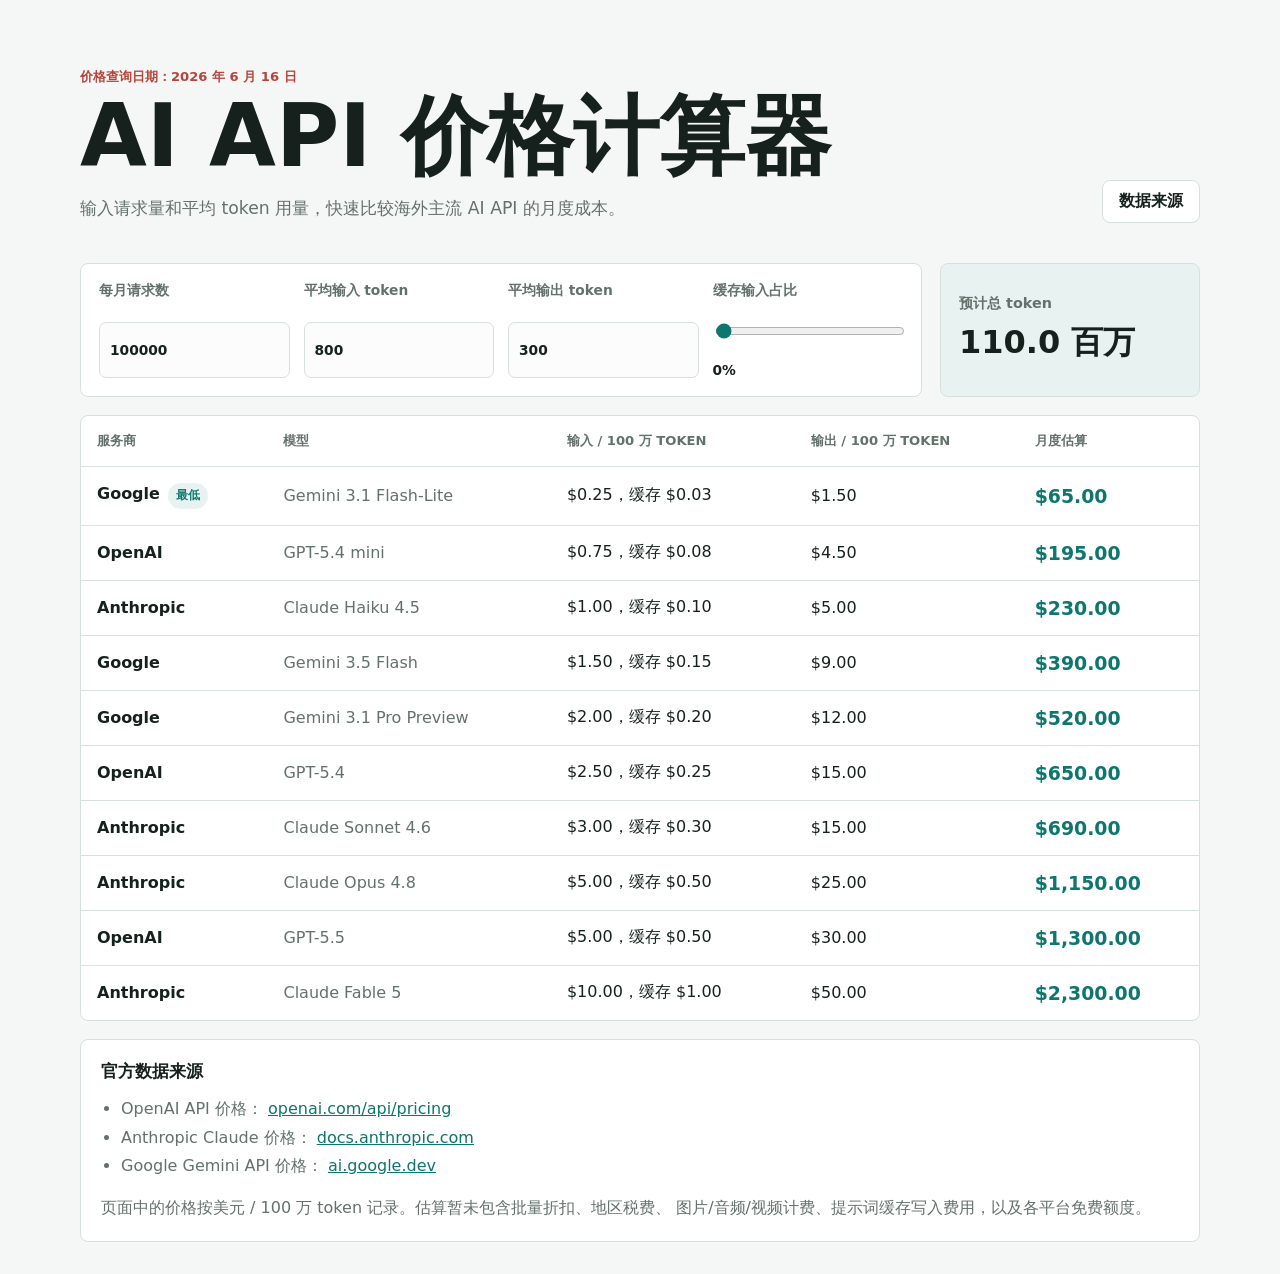
<file: index.html>
<!doctype html>
<html lang="zh-CN">
  <head>
    <meta charset="UTF-8" />
    <meta name="viewport" content="width=device-width, initial-scale=1.0" />
    <title>AI API 价格计算器</title>
    <link rel="stylesheet" href="./styles.css" />
  </head>
  <body>
    <main class="shell">
      <section class="intro">
        <div>
          <p class="eyebrow">价格查询日期：2026 年 6 月 16 日</p>
          <h1>AI API 价格计算器</h1>
          <p class="lede">
            输入请求量和平均 token 用量，快速比较海外主流 AI API 的月度成本。
          </p>
        </div>
        <a class="source-link" href="#sources">数据来源</a>
      </section>

      <section class="calculator" aria-label="用量计算器">
        <form class="controls" id="usageForm">
          <label>
            <span>每月请求数</span>
            <input id="requests" type="number" min="1" step="1000" value="100000" />
          </label>
          <label>
            <span>平均输入 token</span>
            <input id="inputTokens" type="number" min="1" step="100" value="800" />
          </label>
          <label>
            <span>平均输出 token</span>
            <input id="outputTokens" type="number" min="1" step="100" value="300" />
          </label>
          <label>
            <span>缓存输入占比</span>
            <input id="cacheShare" type="range" min="0" max="100" value="0" />
            <output id="cacheValue">0%</output>
          </label>
        </form>

        <div class="summary" aria-live="polite">
          <span>预计总 token</span>
          <strong id="totalTokens">110.0 百万</strong>
        </div>
      </section>

      <section class="results" aria-label="模型价格对比">
        <div class="table-wrap">
          <table>
            <thead>
              <tr>
                <th>服务商</th>
                <th>模型</th>
                <th>输入 / 100 万 token</th>
                <th>输出 / 100 万 token</th>
                <th>月度估算</th>
              </tr>
            </thead>
            <tbody id="resultsBody"></tbody>
          </table>
        </div>
      </section>

      <section class="notes" id="sources">
        <h2>官方数据来源</h2>
        <ul>
          <li>
            OpenAI API 价格：
            <a href="https://openai.com/api/pricing/" target="_blank" rel="noreferrer">openai.com/api/pricing</a>
          </li>
          <li>
            Anthropic Claude 价格：
            <a href="https://docs.anthropic.com/en/docs/about-claude/pricing" target="_blank" rel="noreferrer">docs.anthropic.com</a>
          </li>
          <li>
            Google Gemini API 价格：
            <a href="https://ai.google.dev/gemini-api/docs/pricing" target="_blank" rel="noreferrer">ai.google.dev</a>
          </li>
        </ul>
        <p>
          页面中的价格按美元 / 100 万 token 记录。估算暂未包含批量折扣、地区税费、
          图片/音频/视频计费、提示词缓存写入费用，以及各平台免费额度。
        </p>
      </section>
    </main>

    <script src="./app.js"></script>
  </body>
</html>
</file>
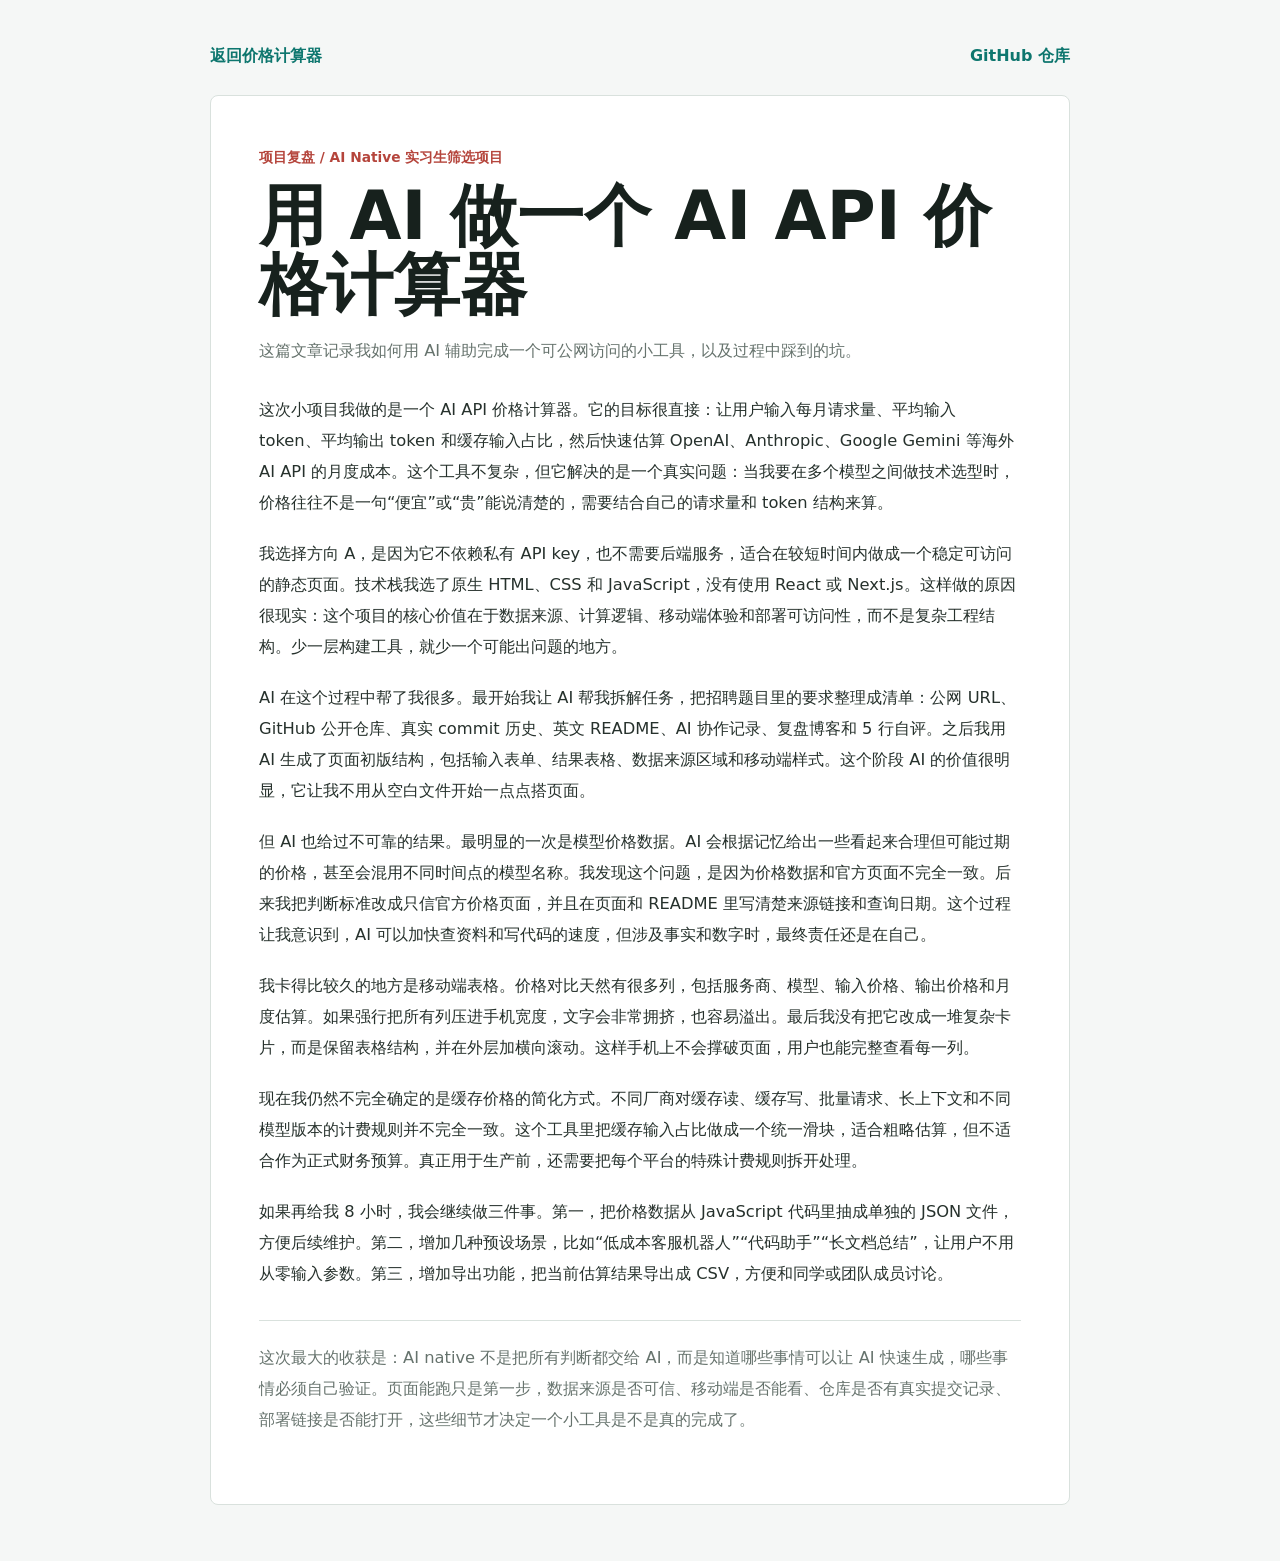
<file: retrospective.html>
<!doctype html>
<html lang="zh-CN">
  <head>
    <meta charset="UTF-8" />
    <meta name="viewport" content="width=device-width, initial-scale=1.0" />
    <title>复盘：用 AI 做一个 AI API 价格计算器</title>
    <style>
      :root {
        color-scheme: light;
        --ink: #17211d;
        --muted: #66736d;
        --line: #d9e1dd;
        --page: #f5f7f6;
        --panel: #ffffff;
        --accent: #0d766e;
        --accent-2: #b5453c;
      }

      * {
        box-sizing: border-box;
      }

      body {
        margin: 0;
        background: var(--page);
        color: var(--ink);
        font-family: Inter, ui-sans-serif, system-ui, -apple-system, BlinkMacSystemFont, "Segoe UI", sans-serif;
      }

      .shell {
        width: min(860px, calc(100% - 32px));
        margin: 0 auto;
        padding: 32px 0 56px;
      }

      .nav {
        display: flex;
        justify-content: space-between;
        gap: 16px;
        align-items: center;
        padding: 14px 0 28px;
      }

      .nav a {
        color: var(--accent);
        font-weight: 800;
        text-decoration: none;
      }

      .article {
        border: 1px solid var(--line);
        border-radius: 8px;
        background: var(--panel);
        padding: clamp(22px, 5vw, 48px);
      }

      .eyebrow {
        margin: 0 0 12px;
        color: var(--accent-2);
        font-size: 0.86rem;
        font-weight: 800;
      }

      h1 {
        margin: 0;
        font-size: clamp(2rem, 7vw, 4.2rem);
        line-height: 1.02;
        letter-spacing: 0;
      }

      .meta {
        margin: 18px 0 30px;
        color: var(--muted);
        line-height: 1.7;
      }

      p {
        margin: 0 0 20px;
        color: #26312c;
        font-size: 1.02rem;
        line-height: 1.9;
      }

      .closing {
        margin-top: 30px;
        padding-top: 22px;
        border-top: 1px solid var(--line);
        color: var(--muted);
      }

      @media (max-width: 560px) {
        .shell {
          width: min(100% - 20px, 860px);
          padding-top: 18px;
        }

        .nav {
          align-items: flex-start;
          flex-direction: column;
        }
      }
    </style>
  </head>
  <body>
    <main class="shell">
      <nav class="nav" aria-label="页面导航">
        <a href="./index.html">返回价格计算器</a>
        <a href="https://github.com/J1iejie/ai-model-price-calculator">GitHub 仓库</a>
      </nav>

      <article class="article">
        <p class="eyebrow">项目复盘 / AI Native 实习生筛选项目</p>
        <h1>用 AI 做一个 AI API 价格计算器</h1>
        <p class="meta">
          这篇文章记录我如何用 AI 辅助完成一个可公网访问的小工具，以及过程中踩到的坑。
        </p>

        <p>
          这次小项目我做的是一个 AI API 价格计算器。它的目标很直接：让用户输入每月请求量、平均输入 token、平均输出 token 和缓存输入占比，然后快速估算 OpenAI、Anthropic、Google Gemini 等海外 AI API 的月度成本。这个工具不复杂，但它解决的是一个真实问题：当我要在多个模型之间做技术选型时，价格往往不是一句“便宜”或“贵”能说清楚的，需要结合自己的请求量和 token 结构来算。
        </p>
        <p>
          我选择方向 A，是因为它不依赖私有 API key，也不需要后端服务，适合在较短时间内做成一个稳定可访问的静态页面。技术栈我选了原生 HTML、CSS 和 JavaScript，没有使用 React 或 Next.js。这样做的原因很现实：这个项目的核心价值在于数据来源、计算逻辑、移动端体验和部署可访问性，而不是复杂工程结构。少一层构建工具，就少一个可能出问题的地方。
        </p>
        <p>
          AI 在这个过程中帮了我很多。最开始我让 AI 帮我拆解任务，把招聘题目里的要求整理成清单：公网 URL、GitHub 公开仓库、真实 commit 历史、英文 README、AI 协作记录、复盘博客和 5 行自评。之后我用 AI 生成了页面初版结构，包括输入表单、结果表格、数据来源区域和移动端样式。这个阶段 AI 的价值很明显，它让我不用从空白文件开始一点点搭页面。
        </p>
        <p>
          但 AI 也给过不可靠的结果。最明显的一次是模型价格数据。AI 会根据记忆给出一些看起来合理但可能过期的价格，甚至会混用不同时间点的模型名称。我发现这个问题，是因为价格数据和官方页面不完全一致。后来我把判断标准改成只信官方价格页面，并且在页面和 README 里写清楚来源链接和查询日期。这个过程让我意识到，AI 可以加快查资料和写代码的速度，但涉及事实和数字时，最终责任还是在自己。
        </p>
        <p>
          我卡得比较久的地方是移动端表格。价格对比天然有很多列，包括服务商、模型、输入价格、输出价格和月度估算。如果强行把所有列压进手机宽度，文字会非常拥挤，也容易溢出。最后我没有把它改成一堆复杂卡片，而是保留表格结构，并在外层加横向滚动。这样手机上不会撑破页面，用户也能完整查看每一列。
        </p>
        <p>
          现在我仍然不完全确定的是缓存价格的简化方式。不同厂商对缓存读、缓存写、批量请求、长上下文和不同模型版本的计费规则并不完全一致。这个工具里把缓存输入占比做成一个统一滑块，适合粗略估算，但不适合作为正式财务预算。真正用于生产前，还需要把每个平台的特殊计费规则拆开处理。
        </p>
        <p>
          如果再给我 8 小时，我会继续做三件事。第一，把价格数据从 JavaScript 代码里抽成单独的 JSON 文件，方便后续维护。第二，增加几种预设场景，比如“低成本客服机器人”“代码助手”“长文档总结”，让用户不用从零输入参数。第三，增加导出功能，把当前估算结果导出成 CSV，方便和同学或团队成员讨论。
        </p>
        <p class="closing">
          这次最大的收获是：AI native 不是把所有判断都交给 AI，而是知道哪些事情可以让 AI 快速生成，哪些事情必须自己验证。页面能跑只是第一步，数据来源是否可信、移动端是否能看、仓库是否有真实提交记录、部署链接是否能打开，这些细节才决定一个小工具是不是真的完成了。
        </p>
      </article>
    </main>
  </body>
</html>
</file>
<file: styles.css>
:root {
  color-scheme: light;
  --ink: #16211d;
  --muted: #64716b;
  --line: #d8e0dc;
  --panel: #ffffff;
  --page: #f5f7f6;
  --accent: #0d766e;
  --accent-2: #b5453c;
  --soft: #e8f3f1;
}

* {
  box-sizing: border-box;
}

body {
  margin: 0;
  min-height: 100vh;
  background: var(--page);
  color: var(--ink);
  font-family: Inter, ui-sans-serif, system-ui, -apple-system, BlinkMacSystemFont, "Segoe UI", sans-serif;
}

a {
  color: var(--accent);
}

.shell {
  width: min(1120px, calc(100% - 32px));
  margin: 0 auto;
  padding: 32px 0;
}

.intro {
  display: flex;
  align-items: end;
  justify-content: space-between;
  gap: 24px;
  padding: 36px 0 28px;
}

.eyebrow {
  margin: 0 0 10px;
  color: var(--accent-2);
  font-size: 0.82rem;
  font-weight: 700;
  text-transform: uppercase;
}

h1 {
  margin: 0;
  max-width: 760px;
  font-size: clamp(2.2rem, 7vw, 5.4rem);
  line-height: 0.94;
  letter-spacing: 0;
}

.lede {
  max-width: 620px;
  margin: 18px 0 0;
  color: var(--muted);
  font-size: 1.08rem;
  line-height: 1.6;
}

.source-link {
  flex: 0 0 auto;
  min-height: 42px;
  padding: 10px 16px;
  border: 1px solid var(--line);
  border-radius: 8px;
  background: var(--panel);
  color: var(--ink);
  font-weight: 700;
  text-decoration: none;
}

.calculator {
  display: grid;
  grid-template-columns: minmax(0, 1fr) 260px;
  gap: 18px;
  align-items: stretch;
  margin-top: 12px;
}

.controls,
.summary,
.notes {
  border: 1px solid var(--line);
  border-radius: 8px;
  background: var(--panel);
}

.controls {
  display: grid;
  grid-template-columns: repeat(4, minmax(0, 1fr));
  gap: 14px;
  padding: 18px;
}

label {
  display: grid;
  gap: 8px;
  min-width: 0;
  color: var(--muted);
  font-size: 0.86rem;
  font-weight: 700;
}

input {
  width: 100%;
  min-height: 42px;
  border: 1px solid var(--line);
  border-radius: 7px;
  padding: 8px 10px;
  color: var(--ink);
  font: inherit;
  background: #fbfcfb;
}

input[type="range"] {
  padding: 0;
  accent-color: var(--accent);
}

output {
  color: var(--ink);
  font-weight: 800;
}

.summary {
  display: grid;
  align-content: center;
  gap: 8px;
  padding: 18px;
  background: var(--soft);
}

.summary span {
  color: var(--muted);
  font-size: 0.9rem;
  font-weight: 700;
}

.summary strong {
  font-size: 2rem;
}

.results {
  margin-top: 18px;
}

.table-wrap {
  overflow-x: auto;
  border: 1px solid var(--line);
  border-radius: 8px;
  background: var(--panel);
}

table {
  width: 100%;
  min-width: 720px;
  border-collapse: collapse;
}

th,
td {
  padding: 16px;
  border-bottom: 1px solid var(--line);
  text-align: left;
  white-space: nowrap;
}

th {
  color: var(--muted);
  font-size: 0.82rem;
  text-transform: uppercase;
}

tbody tr:last-child td {
  border-bottom: 0;
}

.provider {
  font-weight: 800;
}

.model {
  color: var(--muted);
}

.cost {
  color: var(--accent);
  font-size: 1.18rem;
  font-weight: 900;
}

.tag {
  display: inline-flex;
  align-items: center;
  min-height: 26px;
  margin-left: 8px;
  padding: 3px 8px;
  border-radius: 999px;
  background: var(--soft);
  color: var(--accent);
  font-size: 0.74rem;
  font-weight: 800;
}

.notes {
  margin-top: 18px;
  padding: 20px;
}

.notes h2 {
  margin: 0 0 12px;
  font-size: 1.05rem;
}

.notes ul {
  margin: 0;
  padding-left: 20px;
  color: var(--muted);
  line-height: 1.8;
}

.notes p {
  margin: 14px 0 0;
  color: var(--muted);
  line-height: 1.6;
}

@media (max-width: 820px) {
  .intro,
  .calculator {
    grid-template-columns: 1fr;
  }

  .intro {
    display: grid;
    align-items: start;
  }

  .source-link {
    width: fit-content;
  }

  .controls {
    grid-template-columns: repeat(2, minmax(0, 1fr));
  }
}

@media (max-width: 540px) {
  .shell {
    width: min(100% - 20px, 1120px);
    padding: 18px 0;
  }

  .controls {
    grid-template-columns: 1fr;
  }

  th,
  td {
    padding: 13px 12px;
  }
}
</file>
